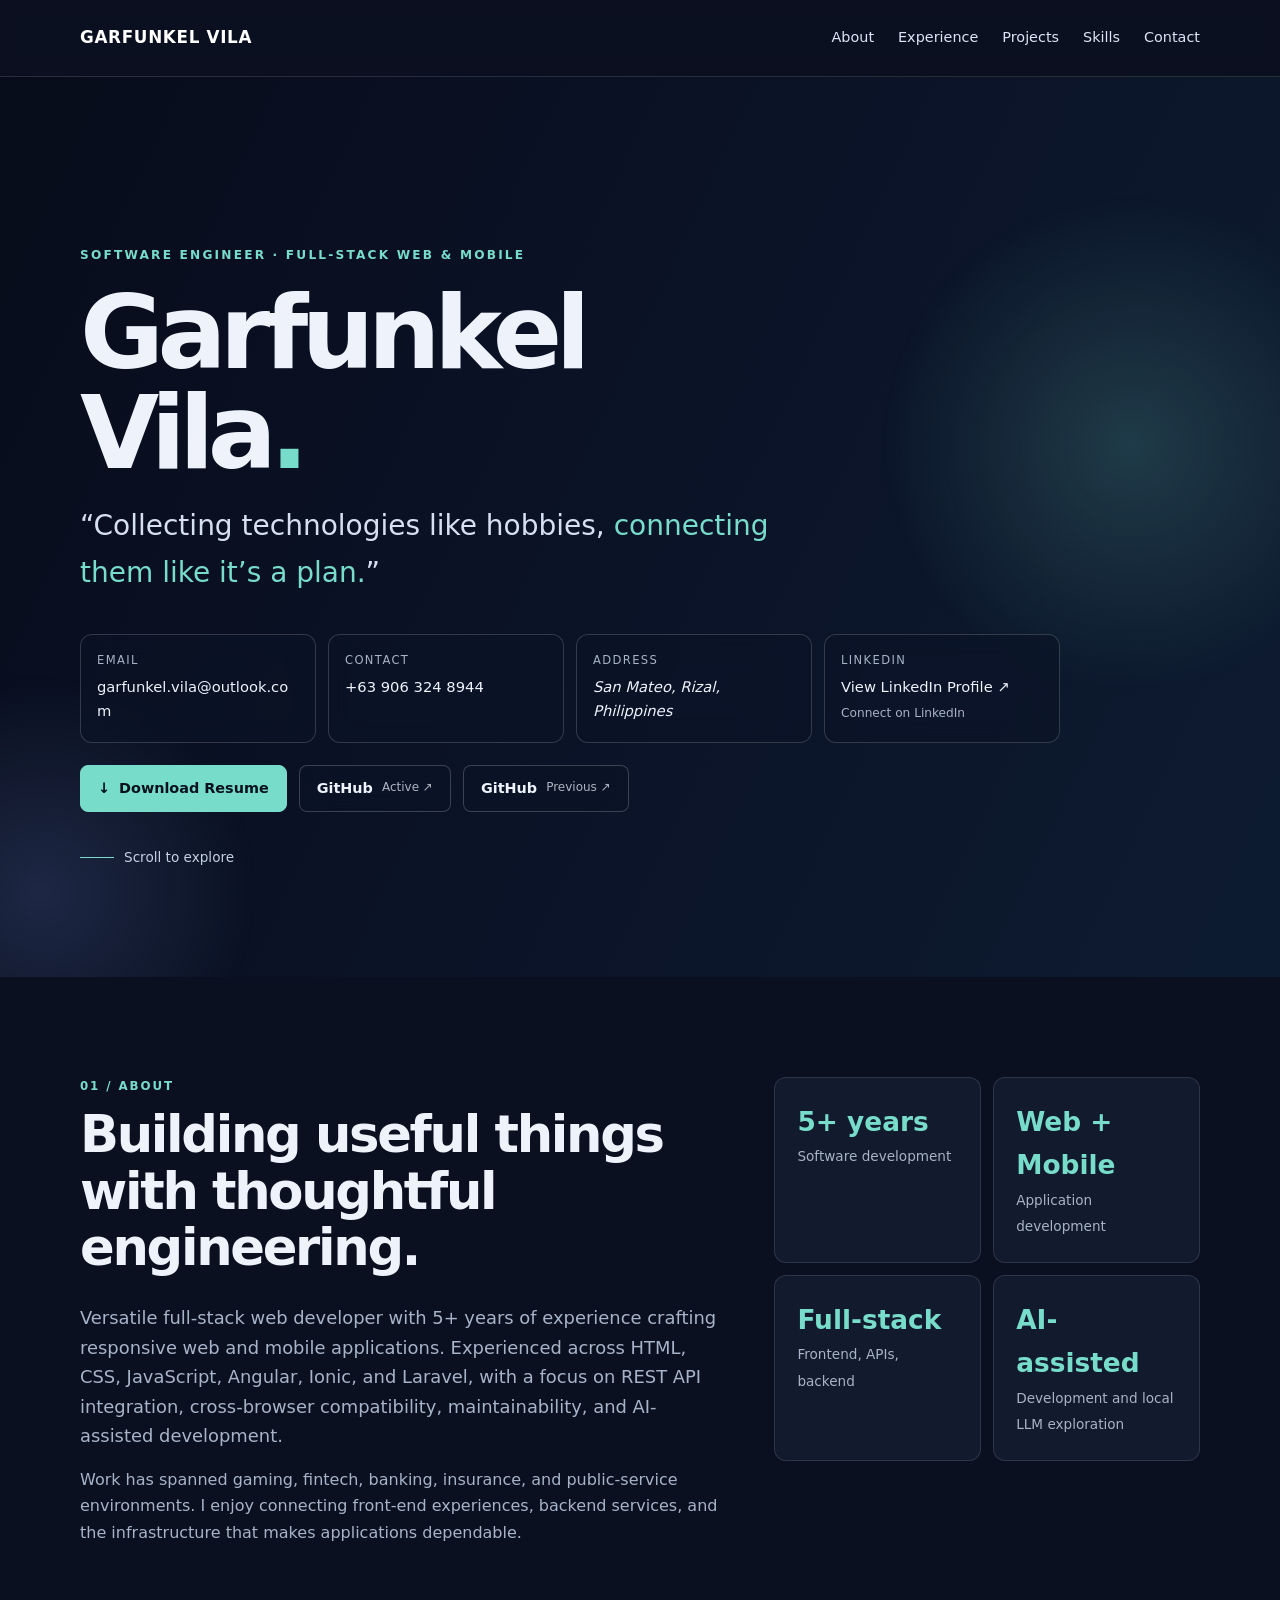
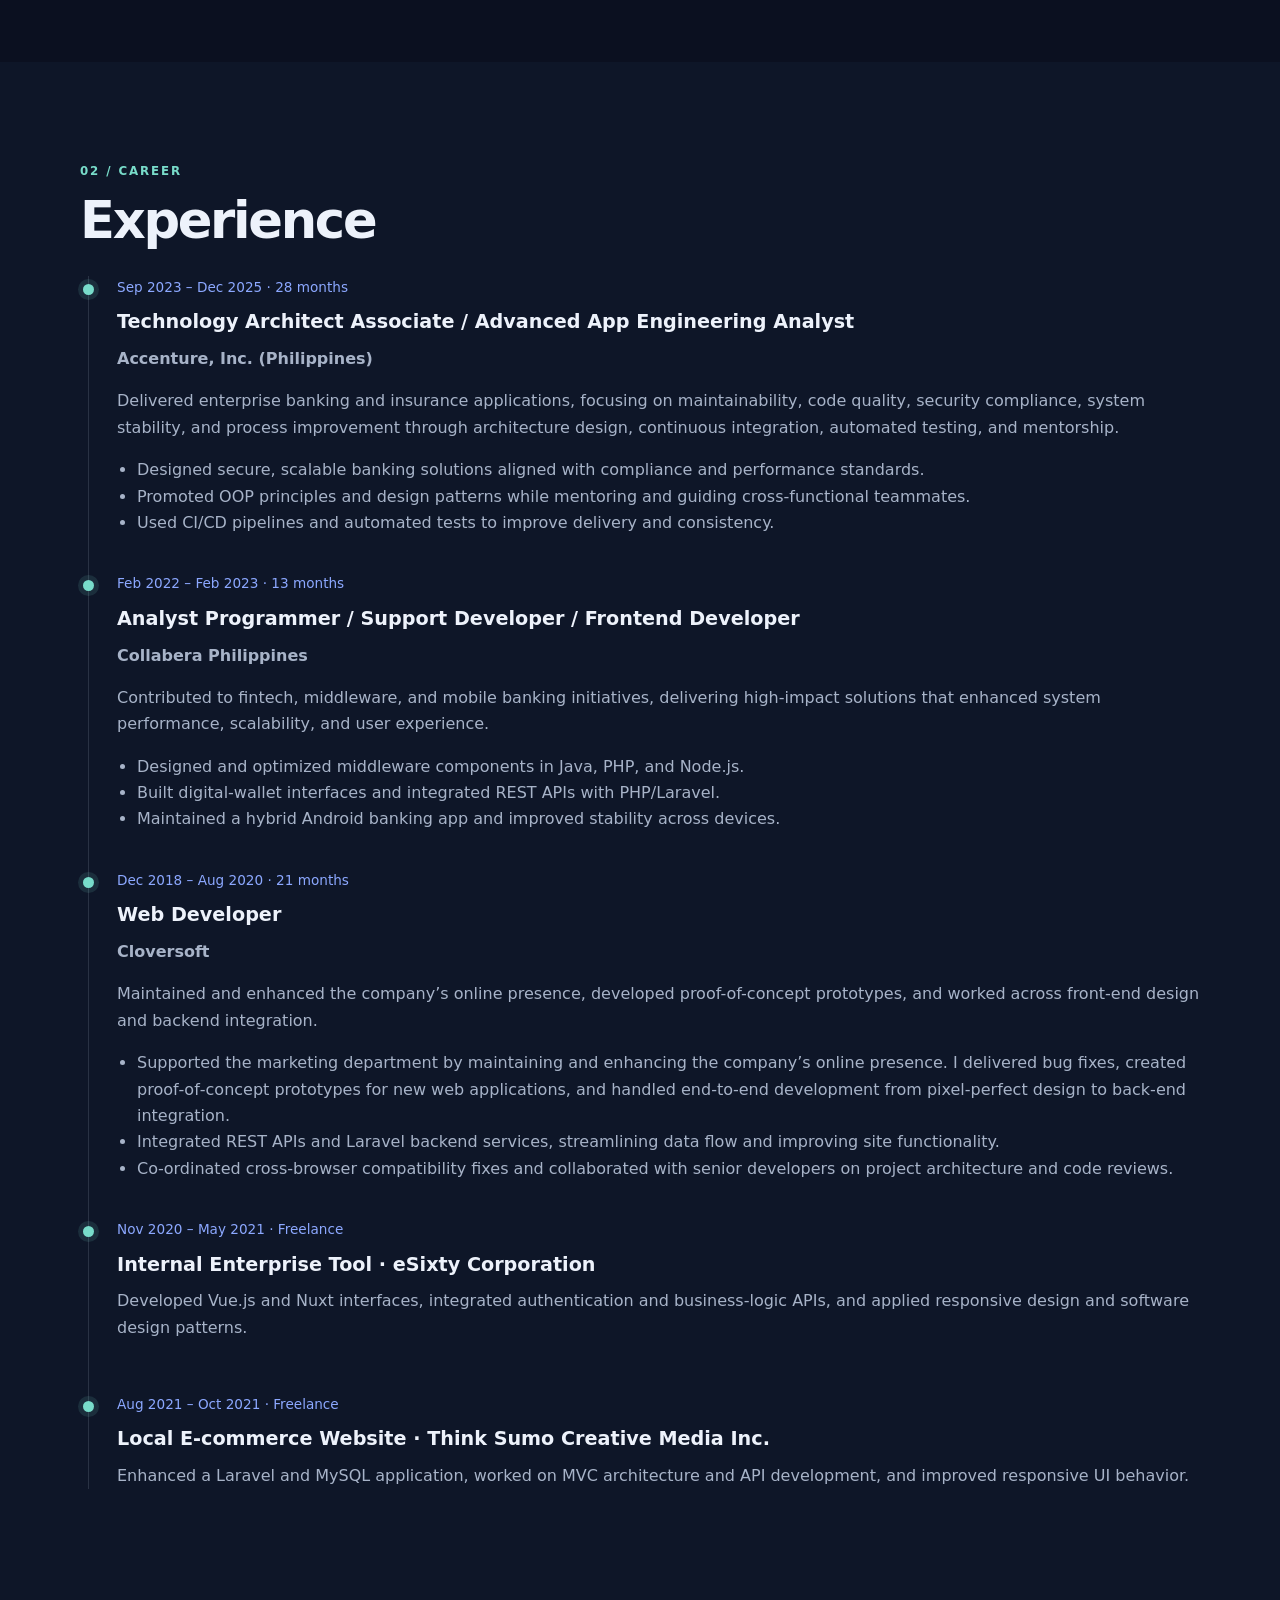
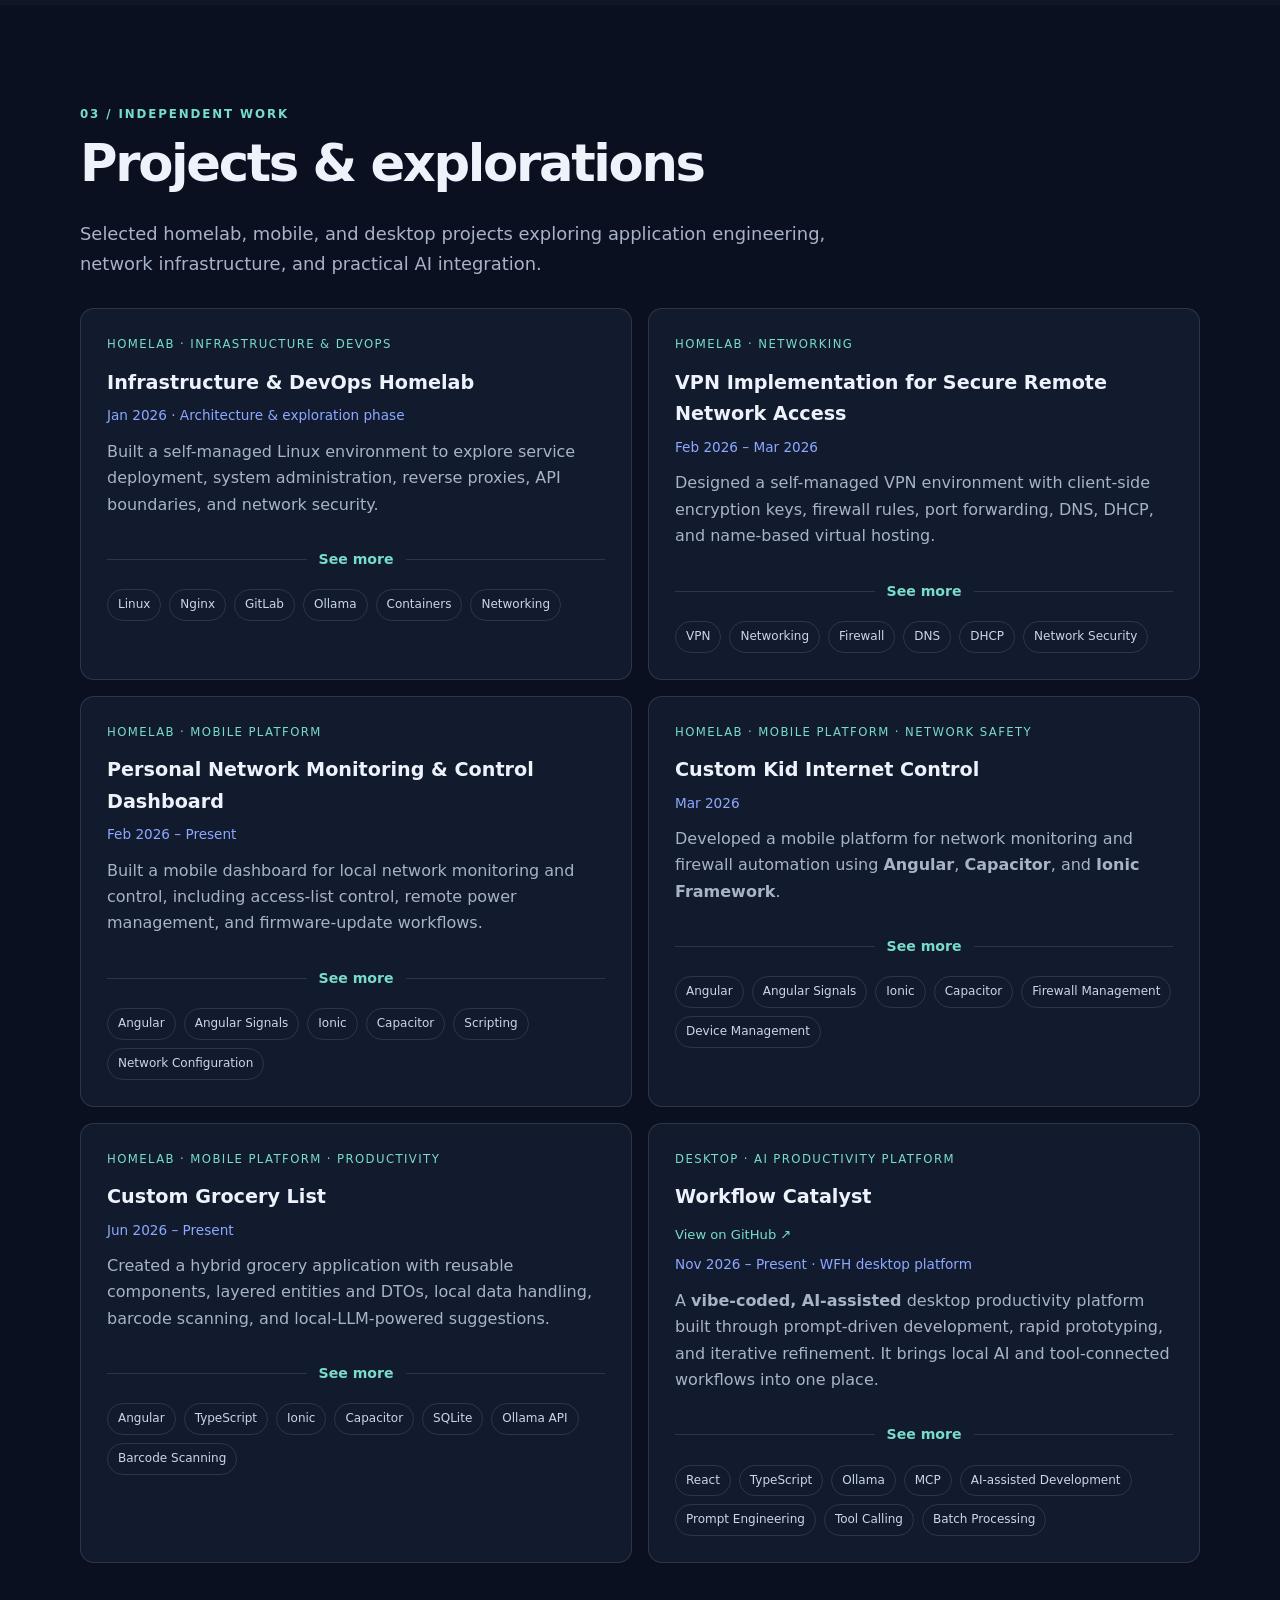
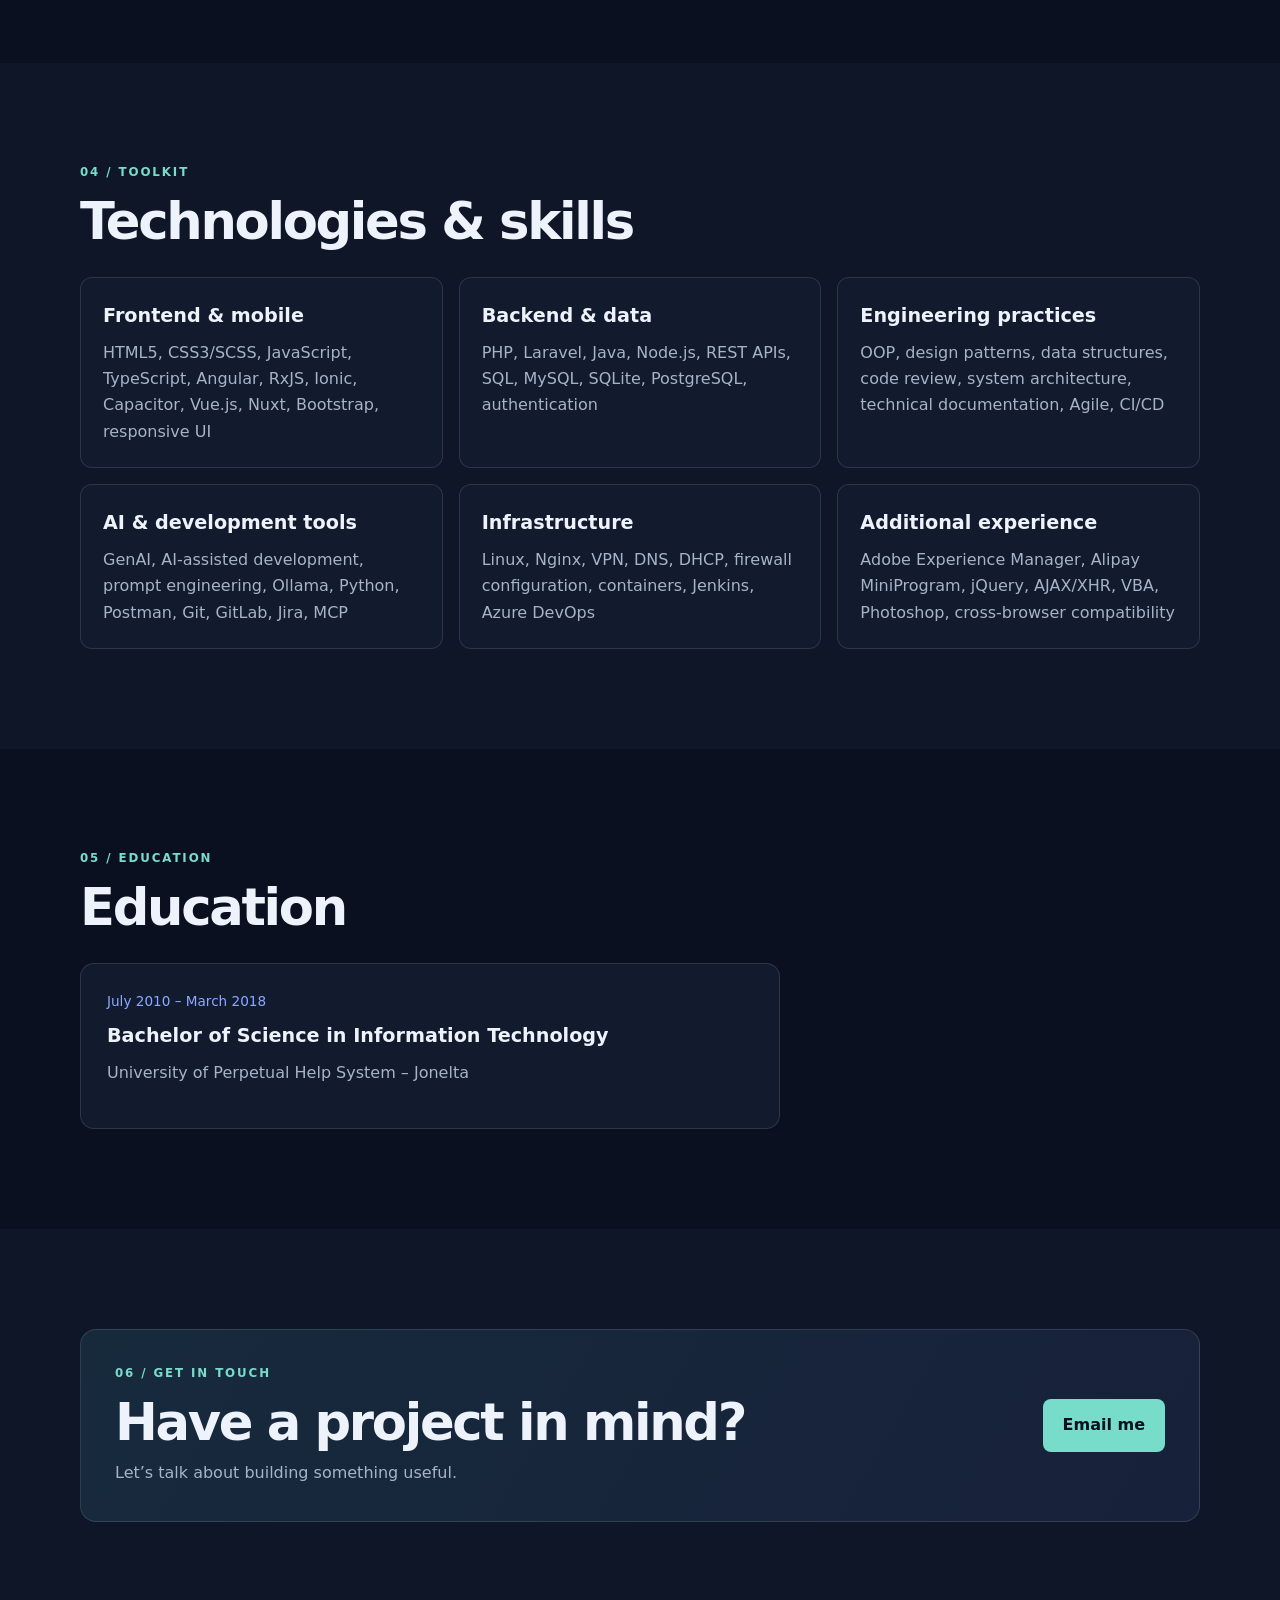
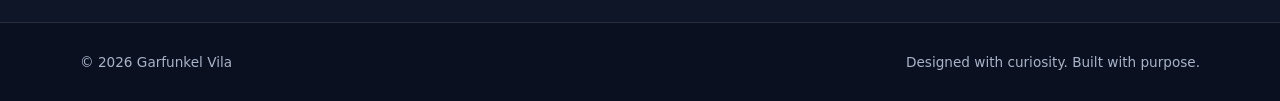
<file: index.html>
<!doctype html>
<html lang="en">
  <head>
    <meta charset="UTF-8" />
    <meta name="viewport" content="width=device-width, initial-scale=1.0" />
    <meta
      name="description"
      content="Garfunkel Vila — Software Engineer building web, mobile, and practical AI-powered applications."
    />
    <title>Garfunkel Vila | Software Engineer</title>
    <style>
      :root {
        --bg: #0b1020;
        --surface: #121a2d;
        --surface-2: #18233a;
        --text: #edf2fb;
        --muted: #a7b3c8;
        --accent: #78dcca;
        --accent-2: #8ca8ff;
        --line: rgba(220, 235, 255, 0.13);
        --max: 1120px;
      }
      * {
        box-sizing: border-box;
      }
      html {
        scroll-behavior: smooth;
      }
      body {
        margin: 0;
        background: var(--bg);
        color: var(--text);
        font:
          16px/1.65 system-ui,
          -apple-system,
          BlinkMacSystemFont,
          "Segoe UI",
          sans-serif;
      }
      a {
        color: inherit;
      }
      .container {
        width: min(var(--max), calc(100% - 44px));
        margin: auto;
      }
      .site-header {
        position: sticky;
        top: 0;
        z-index: 5;
        inset: 0 0 auto;
        padding: 24px 0;
        border-bottom: 1px solid rgba(255, 255, 255, 0.12);
        backdrop-filter: blur(8px);
      }
      .nav {
        display: flex;
        align-items: center;
        justify-content: space-between;
        gap: 24px;
      }
      .brand {
        color: #fff;
        font-size: 1.05rem;
        font-weight: 800;
        letter-spacing: 0.04em;
        text-decoration: none;
      }
      .nav-links {
        display: flex;
        gap: 24px;
        flex-wrap: wrap;
      }
      .nav-links a {
        color: #dce5f5;
        text-decoration: none;
        font-size: 0.9rem;
      }
      .nav-links a:hover,
      .text-link:hover {
        color: var(--accent);
      }
      .hero {
        min-height: 100vh;
        display: flex;
        align-items: center;
        position: relative;
        isolation: isolate;
        padding: 130px 0 70px;
        overflow: hidden;
        background:
          linear-gradient(
            115deg,
            rgba(7, 12, 26, 0.94),
            rgba(11, 20, 42, 0.78) 52%,
            rgba(14, 30, 52, 0.82)
          ),
          url("https://images.unsplash.com/photo-1519608487953-e999c86e7455?auto=format&fit=crop&w=2200&q=85")
            center/cover fixed;
      }
      .hero::before,
      .hero::after {
        content: "";
        position: absolute;
        z-index: -1;
        border-radius: 50%;
        filter: blur(2px);
      }
      .hero::before {
        width: 520px;
        height: 520px;
        right: -110px;
        top: 12%;
        background: radial-gradient(
          circle,
          rgba(120, 220, 202, 0.18),
          transparent 68%
        );
      }
      .hero::after {
        width: 440px;
        height: 440px;
        left: -180px;
        bottom: -15%;
        background: radial-gradient(
          circle,
          rgba(140, 168, 255, 0.16),
          transparent 70%
        );
      }
      .eyebrow {
        color: var(--accent);
        text-transform: uppercase;
        letter-spacing: 0.18em;
        font-size: 0.76rem;
        font-weight: 700;
      }
      h1 {
        font-size: clamp(3rem, 8vw, 6.5rem);
        line-height: 0.98;
        letter-spacing: -0.065em;
        margin: 18px 0 20px;
        max-width: 850px;
      }
      .hero-quote {
        max-width: 720px;
        font-size: clamp(1.2rem, 2.5vw, 1.75rem);
        color: #d6e0f0;
        margin: 0 0 38px;
      }
      .hero-quote span {
        color: var(--accent);
      }
      .contact-grid {
        display: grid;
        grid-template-columns: repeat(4, minmax(0, 1fr));
        gap: 12px;
        max-width: 980px;
      }
      .contact-item {
        min-width: 0;
        padding: 16px;
        border: 1px solid rgba(255, 255, 255, 0.17);
        background: rgba(12, 20, 38, 0.58);
        backdrop-filter: blur(12px);
        border-radius: 12px;
      }
      .contact-label {
        display: block;
        color: var(--muted);
        font-size: 0.72rem;
        letter-spacing: 0.12em;
        text-transform: uppercase;
        margin-bottom: 5px;
      }
      .contact-item a,
      .contact-item strong,
      .contact-item address {
        display: block;
        overflow-wrap: anywhere;
        font-size: 0.92rem;
        text-decoration: none;
      }
      .contact-item a:hover {
        color: var(--accent);
      }
      .linkedin-note {
        color: var(--muted);
        font-size: 0.76rem;
        margin-top: 4px;
      }
      .hero-actions {
        display: flex;
        flex-wrap: wrap;
        gap: 12px;
        margin-top: 22px;
      }
      .hero-action {
        display: inline-flex;
        align-items: center;
        justify-content: center;
        gap: 9px;
        min-height: 46px;
        padding: 11px 17px;
        border: 1px solid rgba(255, 255, 255, 0.2);
        border-radius: 8px;
        background: rgba(12, 20, 38, 0.58);
        color: #edf2fb;
        text-decoration: none;
        font-size: 0.9rem;
        font-weight: 700;
        backdrop-filter: blur(12px);
        transition:
          transform 0.2s,
          border-color 0.2s,
          background 0.2s;
      }
      .hero-action:hover {
        transform: translateY(-2px);
        border-color: var(--accent);
        background: rgba(24, 35, 58, 0.9);
      }
      .hero-action.primary {
        color: #07121c;
        background: var(--accent);
        border-color: var(--accent);
      }
      .hero-action.primary:hover {
        background: #9ae9da;
        border-color: #9ae9da;
      }
      .hero-action .action-note {
        color: inherit;
        opacity: 0.72;
        font-size: 0.75rem;
        font-weight: 500;
      }
      .scroll-cue {
        display: inline-flex;
        align-items: center;
        gap: 10px;
        margin-top: 34px;
        color: #c4d0e3;
        text-decoration: none;
        font-size: 0.85rem;
      }
      .scroll-cue::before {
        content: "";
        width: 34px;
        height: 1px;
        background: var(--accent);
      }
      section {
        padding: 100px 0;
      }
      .section-kicker {
        color: var(--accent);
        text-transform: uppercase;
        letter-spacing: 0.16em;
        font-size: 0.74rem;
        font-weight: 700;
      }
      h2 {
        font-size: clamp(2rem, 4vw, 3.2rem);
        line-height: 1.1;
        letter-spacing: -0.045em;
        margin: 10px 0 28px;
      }
      h3 {
        margin: 0 0 8px;
        font-size: 1.2rem;
      }
      p {
        color: var(--muted);
        margin: 0 0 16px;
      }
      .intro {
        max-width: 800px;
        font-size: 1.12rem;
      }
      .about-layout {
        display: grid;
        grid-template-columns: 1.2fr 0.8fr;
        gap: 56px;
        align-items: start;
      }
      .stat-grid {
        display: grid;
        grid-template-columns: 1fr 1fr;
        gap: 12px;
      }
      .stat {
        padding: 22px;
        border: 1px solid var(--line);
        border-radius: 12px;
        background: var(--surface);
      }
      .stat strong {
        display: block;
        color: var(--accent);
        font-size: 1.65rem;
      }
      .stat span {
        color: var(--muted);
        font-size: 0.85rem;
      }
      .alt {
        background: #0e1628;
      }
      .timeline {
        border-left: 1px solid var(--line);
        margin-left: 8px;
        padding-left: 28px;
      }
      .timeline-item {
        position: relative;
        padding: 0 0 36px;
      }
      .timeline-item:last-child {
        padding-bottom: 0;
      }
      .timeline-item::before {
        content: "";
        position: absolute;
        width: 11px;
        height: 11px;
        border-radius: 50%;
        background: var(--accent);
        left: -34px;
        top: 8px;
        box-shadow: 0 0 0 5px rgba(120, 220, 202, 0.12);
      }
      .meta {
        color: var(--accent-2);
        font-size: 0.85rem;
        margin-bottom: 8px;
      }
      .timeline-item ul {
        color: var(--muted);
        padding-left: 20px;
        margin: 12px 0 0;
      }
      .project-grid {
        display: grid;
        grid-template-columns: repeat(2, 1fr);
        gap: 16px;
      }
      .project-card {
        padding: 26px;
        background: var(--surface);
        border: 1px solid var(--line);
        border-radius: 14px;
        transition:
          transform 0.2s,
          border-color 0.2s;
      }
      .project-card:hover {
        transform: translateY(-4px);
        border-color: rgba(120, 220, 202, 0.55);
      }
      .project-card .meta {
        margin: -2px 0 12px;
      }
      .project-card .project-repo {
        display: inline-flex;
        align-items: center;
        gap: 6px;
        margin: -2px 0 10px;
        color: var(--accent);
        font-size: 0.82rem;
        text-decoration: none;
      }
      .project-card .project-repo:hover {
        color: #a5f1e3;
        text-decoration: underline;
        text-underline-offset: 4px;
      }
      .project-card .project-repo:focus-visible {
        outline: 2px solid var(--accent);
        outline-offset: 3px;
        border-radius: 3px;
      }
      .project-card ul {
        color: var(--muted);
        padding-left: 20px;
        margin: 12px 0 0;
      }
      .project-card li {
        margin-bottom: 8px;
      }
      .project-card li:last-child {
        margin-bottom: 0;
      }
      .project-card ul {
        margin-top: 0;
      }
      .project-card ul.is-expanded {
        margin-top: 12px;
      }
      .project-card .project-details-toggle {
        display: flex;
        align-items: center;
        justify-content: center;
        gap: 12px;
        width: 100%;
        margin-top: 14px;
        padding: 0;
        border: 0;
        background: transparent;
        color: var(--accent);
        font: inherit;
        font-size: 0.88rem;
        font-weight: 700;
        white-space: nowrap;
        cursor: pointer;
      }
      .project-card .project-details-toggle::before,
      .project-card .project-details-toggle::after {
        content: "";
        flex: 1;
        height: 1px;
        background: var(--line);
      }
      .project-card .project-details-toggle:hover {
        color: #a5f1e3;
        text-decoration: underline;
        text-underline-offset: 4px;
      }
      .project-card .project-details-toggle:focus-visible {
        outline: 2px solid var(--accent);
        outline-offset: 4px;
        border-radius: 3px;
      }
      .project-card li.project-detail {
        max-height: 0;
        margin-bottom: 0;
        opacity: 0;
        /*overflow: hidden;*/
        transition:
          max-height 380ms ease,
          opacity 260ms ease,
          margin-bottom 380ms ease;
        will-change: max-height, opacity;
      }
      .project-card li.project-detail.is-visible {
        opacity: 1;
        margin-bottom: 8px;
      }
      .project-card li.project-detail:last-child.is-visible {
        margin-bottom: 0;
      }
      @media (prefers-reduced-motion: reduce) {
        .project-card li.project-detail {
          transition: none;
        }
      }
      .project-type {
        color: var(--accent);
        font-size: 0.73rem;
        text-transform: uppercase;
        letter-spacing: 0.12em;
        margin-bottom: 12px;
      }
      .tags {
        display: flex;
        flex-wrap: wrap;
        gap: 8px;
        margin-top: 18px;
      }
      .tag {
        padding: 5px 10px;
        border: 1px solid var(--line);
        border-radius: 99px;
        color: #cbd6e8;
        font-size: 0.75rem;
      }
      .skill-groups {
        display: grid;
        grid-template-columns: repeat(3, 1fr);
        gap: 16px;
      }
      .skill-group {
        padding: 22px;
        border-radius: 12px;
        background: var(--surface);
        border: 1px solid var(--line);
      }
      .skill-group p {
        margin: 0;
      }
      .education {
        padding: 26px;
        background: var(--surface);
        border: 1px solid var(--line);
        border-radius: 14px;
        max-width: 700px;
      }
      .contact-panel {
        display: flex;
        justify-content: space-between;
        align-items: center;
        gap: 28px;
        padding: 34px;
        background: linear-gradient(120deg, #172a3c, #17213a);
        border: 1px solid var(--line);
        border-radius: 16px;
      }
      .button {
        display: inline-block;
        flex-shrink: 0;
        padding: 13px 20px;
        color: #07121c;
        background: var(--accent);
        border-radius: 8px;
        text-decoration: none;
        font-weight: 800;
      }
      footer {
        padding: 28px 0;
        border-top: 1px solid var(--line);
        color: var(--muted);
        font-size: 0.85rem;
      }
      .footer-inner {
        display: flex;
        justify-content: space-between;
        gap: 20px;
        flex-wrap: wrap;
      }
      @media (max-width: 800px) {
        .contact-grid {
          grid-template-columns: repeat(2, 1fr);
        }
        .about-layout {
          grid-template-columns: 1fr;
          gap: 28px;
        }
        .skill-groups {
          grid-template-columns: 1fr 1fr;
        }
        .nav {
          align-items: flex-start;
          flex-direction: column;
        }
        .site-header {
          padding: 18px 0;
        }
        .hero {
          background-attachment: scroll;
        }
      }
      @media (max-width: 560px) {
        .container {
          width: min(100% - 32px, var(--max));
        }
        .nav-links {
          gap: 14px;
        }
        .nav-links a {
          font-size: 0.82rem;
        }
        .contact-grid,
        .project-grid,
        .skill-groups {
          grid-template-columns: 1fr;
        }
        .hero {
          min-height: auto;
          padding: 160px 0 70px;
        }
        section {
          padding: 72px 0;
        }
        .contact-panel {
          align-items: flex-start;
          flex-direction: column;
          padding: 25px;
        }
        .stat-grid {
          grid-template-columns: 1fr 1fr;
        }
      }
      @media (prefers-reduced-motion: reduce) {
        html {
          scroll-behavior: auto;
        }
        *,
        *::before,
        *::after {
          transition: none !important;
        }
        .hero {
          background-attachment: scroll;
        }
      }
    </style>
  </head>
  <body>
    <header class="site-header">
      <div class="container nav">
        <a class="brand" href="#home">GARFUNKEL VILA</a>
        <nav class="nav-links" aria-label="Main navigation">
          <a href="#about">About</a><a href="#experience">Experience</a
          ><a href="#projects">Projects</a><a href="#skills">Skills</a
          ><a href="#contact">Contact</a>
        </nav>
      </div>
    </header>

    <main>
      <section class="hero" id="home">
        <div class="container">
          <div class="eyebrow">Software Engineer · Full-stack Web & Mobile</div>
          <h1>
            Garfunkel<br />Vila<span style="color: var(--accent)">.</span>
          </h1>
          <p class="hero-quote">
            “Collecting technologies like hobbies,
            <span>connecting them like it’s a plan.</span>”
          </p>

          <!-- These four contact details are intentionally visible on the first screen. -->
          <div class="contact-grid" aria-label="Contact information">
            <div class="contact-item">
              <span class="contact-label">Email</span>
              <a href="mailto:garfunkel.vila@outlook.com"
                >garfunkel.vila@outlook.com</a
              >
            </div>
            <div class="contact-item">
              <span class="contact-label">Contact</span>
              <a href="tel:+639063248944">+63 906 324 8944</a>
            </div>
            <div class="contact-item">
              <span class="contact-label">Address</span>
              <address>
                <a
                  href="https://maps.app.goo.gl/kH1KamyaAxqJk2pJ8"
                  target="_blank"
                  >San Mateo, Rizal, Philippines</a
                >
              </address>
            </div>
            <div class="contact-item">
              <span class="contact-label">LinkedIn</span>
              <a
                href="https://www.linkedin.com/in/garfunkel-v-1b0b1a19a/"
                target="_blank"
                rel="noopener noreferrer"
              >
                View LinkedIn Profile ↗
              </a>
              <span class="linkedin-note">Connect on LinkedIn</span>
            </div>
          </div>
          <div class="hero-actions" aria-label="Resume and developer profiles">
            <a
              class="hero-action primary"
              href="Garfunkel%20Vila%20-%20Resume.pdf"
              download="Garfunkel Vila - Resume.pdf"
            >
              <span aria-hidden="true">↓</span>
              Download Resume
            </a>
            <a
              class="hero-action"
              href="https://github.com/vila-garfunkel"
              target="_blank"
              rel="noopener noreferrer"
            >
              GitHub <span class="action-note">Active ↗</span>
            </a>
            <a
              class="hero-action"
              href="https://github.com/garfunkelvila"
              target="_blank"
              rel="noopener noreferrer"
            >
              GitHub <span class="action-note">Previous ↗</span>
            </a>
          </div>
          <a class="scroll-cue" href="#about">Scroll to explore</a>
        </div>
      </section>

      <section id="about">
        <div class="container about-layout">
          <div>
            <div class="section-kicker">01 / About</div>
            <h2>Building useful things<br />with thoughtful engineering.</h2>
            <p class="intro">
              Versatile full-stack web developer with 5+ years of experience
              crafting responsive web and mobile applications. Experienced
              across HTML, CSS, JavaScript, Angular, Ionic, and Laravel, with a
              focus on REST API integration, cross-browser compatibility,
              maintainability, and AI-assisted development.
            </p>
            <p>
              Work has spanned gaming, fintech, banking, insurance, and
              public-service environments. I enjoy connecting front-end
              experiences, backend services, and the infrastructure that makes
              applications dependable.
            </p>
          </div>
          <div class="stat-grid">
            <div class="stat">
              <strong>5+ years</strong><span>Software development</span>
            </div>
            <div class="stat">
              <strong>Web + Mobile</strong><span>Application development</span>
            </div>
            <div class="stat">
              <strong>Full-stack</strong><span>Frontend, APIs, backend</span>
            </div>
            <div class="stat">
              <strong>AI-assisted</strong
              ><span>Development and local LLM exploration</span>
            </div>
          </div>
        </div>
      </section>

      <section class="alt" id="experience">
        <div class="container">
          <div class="section-kicker">02 / Career</div>
          <h2>Experience</h2>
          <div class="timeline">
            <article class="timeline-item">
              <div class="meta">Sep 2023 – Dec 2025 · 28 months</div>
              <h3>
                Technology Architect Associate / Advanced App Engineering
                Analyst
              </h3>
              <p><strong>Accenture, Inc. (Philippines)</strong></p>
              <p>
                Delivered enterprise banking and insurance applications,
                focusing on maintainability, code quality, security compliance,
                system stability, and process improvement through architecture
                design, continuous integration, automated testing, and
                mentorship.
              </p>
              <ul>
                <li>
                  Designed secure, scalable banking solutions aligned with
                  compliance and performance standards.
                </li>
                <li>
                  Promoted OOP principles and design patterns while mentoring
                  and guiding cross-functional teammates.
                </li>
                <li>
                  Used CI/CD pipelines and automated tests to improve delivery
                  and consistency.
                </li>
              </ul>
            </article>
            <article class="timeline-item">
              <div class="meta">Feb 2022 – Feb 2023 · 13 months</div>
              <h3>
                Analyst Programmer / Support Developer / Frontend Developer
              </h3>
              <p><strong>Collabera Philippines</strong></p>
              <p>
                Contributed to fintech, middleware, and mobile banking
                initiatives, delivering high‑impact solutions that enhanced
                system performance, scalability, and user experience.
              </p>
              <ul>
                <li>
                  Designed and optimized middleware components in Java, PHP, and
                  Node.js.
                </li>
                <li>
                  Built digital-wallet interfaces and integrated REST APIs with
                  PHP/Laravel.
                </li>
                <li>
                  Maintained a hybrid Android banking app and improved stability
                  across devices.
                </li>
              </ul>
            </article>
            <article class="timeline-item">
              <div class="meta">Dec 2018 – Aug 2020 · 21 months</div>
              <h3>Web Developer</h3>
              <p><strong>Cloversoft</strong></p>
              <p>
                Maintained and enhanced the company’s online presence, developed
                proof-of-concept prototypes, and worked across front-end design
                and backend integration.
              </p>
              <ul>
                <li>
                  Supported the marketing department by maintaining and
                  enhancing the company’s online presence. I delivered bug
                  fixes, created proof‑of‑concept prototypes for new web
                  applications, and handled end‑to‑end development from
                  pixel‑perfect design to back-end integration.
                </li>
                <li>
                  Integrated REST APIs and Laravel backend services,
                  streamlining data flow and improving site functionality.
                </li>
                <li>
                  Co‑ordinated cross‑browser compatibility fixes and
                  collaborated with senior developers on project architecture
                  and code reviews.
                </li>
              </ul>
            </article>
            <article class="timeline-item">
              <div class="meta">Nov 2020 – May 2021 · Freelance</div>
              <h3>Internal Enterprise Tool · eSixty Corporation</h3>
              <p>
                Developed Vue.js and Nuxt interfaces, integrated authentication
                and business-logic APIs, and applied responsive design and
                software design patterns.
              </p>
            </article>
            <article class="timeline-item">
              <div class="meta">Aug 2021 – Oct 2021 · Freelance</div>
              <h3>Local E-commerce Website · Think Sumo Creative Media Inc.</h3>
              <p>
                Enhanced a Laravel and MySQL application, worked on MVC
                architecture and API development, and improved responsive UI
                behavior.
              </p>
            </article>
          </div>
        </div>
      </section>

      <section id="projects">
        <div class="container">
          <div class="section-kicker">03 / Independent work</div>
          <h2>Projects & explorations</h2>
          <p class="intro" style="margin-bottom: 30px">
            Selected homelab, mobile, and desktop projects exploring application
            engineering, network infrastructure, and practical AI integration.
          </p>
          <div class="project-grid">
            <article class="project-card">
              <div class="project-type">Homelab · Infrastructure & DevOps</div>
              <h3>Infrastructure & DevOps Homelab</h3>
              <div class="meta">
                Jan 2026 · Architecture & exploration phase
              </div>
              <p>
                Built a self-managed Linux environment to explore service
                deployment, system administration, reverse proxies, API
                boundaries, and network security.
              </p>
              <ul>
                <li>
                  Installed and configured foundational services including
                  <strong>Nginx</strong>, <strong>GitLab</strong>,
                  <strong>Ollama</strong>, and open-source ChatUI using raw
                  configurations and containerization.
                </li>
                <li>
                  Applied reverse-proxy and gateway patterns to define API
                  boundaries and manage traffic between applications.
                </li>
                <li>
                  Mapped system dependencies and focused on securing local
                  networking resources from the foundation up.
                </li>
              </ul>
              <div class="tags">
                <span class="tag">Linux</span><span class="tag">Nginx</span>
                <span class="tag">GitLab</span><span class="tag">Ollama</span>
                <span class="tag">Containers</span
                ><span class="tag">Networking</span>
              </div>
            </article>

            <article class="project-card">
              <div class="project-type">Homelab · Networking</div>
              <h3>VPN Implementation for Secure Remote Network Access</h3>
              <div class="meta">Feb 2026 – Mar 2026</div>
              <p>
                Designed a self-managed VPN environment with client-side
                encryption keys, firewall rules, port forwarding, DNS, DHCP, and
                name-based virtual hosting.
              </p>
              <ul>
                <li>
                  Established self-managed VPN servers for cross-location
                  accessibility using client-side encryption keys.
                </li>
                <li>
                  Implemented custom firewall settings and port forwarding to
                  secure the infrastructure.
                </li>
                <li>
                  Configured DNS and DHCP for URL-based access through
                  <strong>Nginx</strong> name-based virtual hosting.
                </li>
                <li>
                  Applied LAN and WAN networking concepts alongside firewall
                  management principles.
                </li>
              </ul>
              <div class="tags">
                <span class="tag">VPN</span><span class="tag">Networking</span>
                <span class="tag">Firewall</span><span class="tag">DNS</span>
                <span class="tag">DHCP</span
                ><span class="tag">Network Security</span>
              </div>
            </article>

            <article class="project-card">
              <div class="project-type">Homelab · Mobile platform</div>
              <h3>Personal Network Monitoring & Control Dashboard</h3>
              <div class="meta">Feb 2026 – Present</div>
              <p>
                Built a mobile dashboard for local network monitoring and
                control, including access-list control, remote power management,
                and firmware-update workflows.
              </p>
              <ul>
                <li>
                  Implemented automation scripts for access-list control, remote
                  power management, and firmware updating.
                </li>
                <li>
                  Integrated network configuration capabilities covering DNS,
                  DHCP, VPN, LAN/WAN concepts, and firewall management.
                </li>
                <li>
                  Reviewed and refined AI-generated code using
                  <strong>Zed Editor</strong> to improve security and
                  maintainability.
                </li>
              </ul>
              <div class="tags">
                <span class="tag">Angular</span
                ><span class="tag">Angular Signals</span>
                <span class="tag">Ionic</span><span class="tag">Capacitor</span>
                <span class="tag">Scripting</span
                ><span class="tag">Network Configuration</span>
              </div>
            </article>

            <article class="project-card">
              <div class="project-type">
                Homelab · Mobile platform · Network safety
              </div>
              <h3>Custom Kid Internet Control</h3>
              <div class="meta">Mar 2026</div>
              <p>
                Developed a mobile platform for network monitoring and firewall
                automation using <strong>Angular</strong>,
                <strong>Capacitor</strong>, and
                <strong>Ionic Framework</strong>.
              </p>
              <ul>
                <li>
                  Configured firewall rules to enable time-based controls for
                  registered child devices.
                </li>
                <li>
                  Managed network monitoring configurations to support safer
                  browsing environments.
                </li>
                <li>
                  Applied Angular Signals for reactive state management within
                  the application.
                </li>
              </ul>
              <div class="tags">
                <span class="tag">Angular</span
                ><span class="tag">Angular Signals</span>
                <span class="tag">Ionic</span><span class="tag">Capacitor</span>
                <span class="tag">Firewall Management</span
                ><span class="tag">Device Management</span>
              </div>
            </article>

            <article class="project-card">
              <div class="project-type">
                Homelab · Mobile platform · Productivity
              </div>
              <h3>Custom Grocery List</h3>
              <div class="meta">Jun 2026 – Present</div>
              <p>
                Created a hybrid grocery application with reusable components,
                layered entities and DTOs, local data handling, barcode
                scanning, and local-LLM-powered suggestions.
              </p>
              <ul>
                <li>
                  Developed reusable components and utilities using
                  <strong>Angular Signals</strong> for consistent state
                  management and data flow.
                </li>
                <li>
                  Designed entity classes and DTOs for consistent data handling
                  across application layers, backed by <strong>SQLite</strong>.
                </li>
                <li>
                  Integrated local LLMs through the <strong>Ollama API</strong>
                  for suggestion generation and content enrichment.
                </li>
                <li>
                  Reviewed and refined AI-generated code for security,
                  maintainability, and engineering best practices.
                </li>
                <li>
                  Integrated Moment.js and html5-qrcode for date formatting and
                  barcode scanning.
                </li>
              </ul>
              <div class="tags">
                <span class="tag">Angular</span
                ><span class="tag">TypeScript</span>
                <span class="tag">Ionic</span><span class="tag">Capacitor</span>
                <span class="tag">SQLite</span
                ><span class="tag">Ollama API</span>
                <span class="tag">Barcode Scanning</span>
              </div>
            </article>

            <article class="project-card">
              <div class="project-type">Desktop · AI productivity platform</div>
              <h3>Workflow Catalyst</h3>
              <a
                class="project-repo"
                href="https://github.com/vila-garfunkel/FE-Chat-Diety"
                target="_blank"
                rel="noopener noreferrer"
                aria-label="View Workflow Catalyst on GitHub (opens in a new tab)"
              >
                View on GitHub ↗
              </a>
              <div class="meta">Nov 2026 – Present · WFH desktop platform</div>
              <p>
                A <strong>vibe-coded, AI-assisted</strong> desktop productivity
                platform built through prompt-driven development, rapid
                prototyping, and iterative refinement. It brings local AI and
                tool-connected workflows into one place.
              </p>
              <ul>
                <li>
                  Built the interface with <strong>React</strong> and
                  <strong>TypeScript</strong>, shaping features through
                  conversational prompting and hands-on iteration.
                </li>
                <li>
                  Connected <strong>Ollama</strong> for local LLM-powered text
                  processing, description cleanup, and content generation.
                </li>
                <li>
                  Integrated <strong>MCP</strong> (Model Context Protocol) with
                  <strong>@modelcontextprotocol/client</strong> to let AI
                  workflows discover and invoke tools.
                </li>
                <li>
                  Created queue-based batch workflows with start, pause, and
                  stop controls to manage multiple AI tasks.
                </li>
                <li>
                  Refined the app through iterative prompting, testing, and
                  targeted code adjustments, turning ideas into usable features.
                </li>
              </ul>
              <div class="tags">
                <span class="tag">React</span><span class="tag">TypeScript</span>
                <span class="tag">Ollama</span><span class="tag">MCP</span>
                <span class="tag">AI-assisted Development</span>
                <span class="tag">Prompt Engineering</span>
                <span class="tag">Tool Calling</span><span class="tag">Batch Processing</span>
              </div>
            </article>
          </div>
        </div>
      </section>

      <section class="alt" id="skills">
        <div class="container">
          <div class="section-kicker">04 / Toolkit</div>
          <h2>Technologies & skills</h2>
          <div class="skill-groups">
            <div class="skill-group">
              <h3>Frontend & mobile</h3>
              <p>
                HTML5, CSS3/SCSS, JavaScript, TypeScript, Angular, RxJS, Ionic,
                Capacitor, Vue.js, Nuxt, Bootstrap, responsive UI
              </p>
            </div>
            <div class="skill-group">
              <h3>Backend & data</h3>
              <p>
                PHP, Laravel, Java, Node.js, REST APIs, SQL, MySQL, SQLite,
                PostgreSQL, authentication
              </p>
            </div>
            <div class="skill-group">
              <h3>Engineering practices</h3>
              <p>
                OOP, design patterns, data structures, code review, system
                architecture, technical documentation, Agile, CI/CD
              </p>
            </div>
            <div class="skill-group">
              <h3>AI & development tools</h3>
              <p>
                GenAI, AI-assisted development, prompt engineering, Ollama,
                Python, Postman, Git, GitLab, Jira, MCP
              </p>
            </div>
            <div class="skill-group">
              <h3>Infrastructure</h3>
              <p>
                Linux, Nginx, VPN, DNS, DHCP, firewall configuration,
                containers, Jenkins, Azure DevOps
              </p>
            </div>
            <div class="skill-group">
              <h3>Additional experience</h3>
              <p>
                Adobe Experience Manager, Alipay MiniProgram, jQuery, AJAX/XHR,
                VBA, Photoshop, cross-browser compatibility
              </p>
            </div>
          </div>
        </div>
      </section>

      <section id="education">
        <div class="container">
          <div class="section-kicker">05 / Education</div>
          <h2>Education</h2>
          <div class="education">
            <div class="meta">July 2010 – March 2018</div>
            <h3>Bachelor of Science in Information Technology</h3>
            <p>University of Perpetual Help System – Jonelta</p>
          </div>
        </div>
      </section>

      <section class="alt" id="contact">
        <div class="container">
          <div class="contact-panel">
            <div>
              <div class="section-kicker">06 / Get in touch</div>
              <h2 style="margin-bottom: 10px">Have a project in mind?</h2>
              <p style="margin: 0">
                Let’s talk about building something useful.
              </p>
            </div>
            <a class="button" href="mailto:garfunkel.vila@outlook.com"
              >Email me</a
            >
          </div>
        </div>
      </section>
    </main>

    <footer>
      <div class="container footer-inner">
        <span>© <span id="year">2026</span> Garfunkel Vila</span>
        <span>Designed with curiosity. Built with purpose.</span>
      </div>
    </footer>
    <script>
      document.getElementById("year").textContent = new Date().getFullYear();

      // Hide project details initially and animate each card independently.
      document.querySelectorAll(".project-card ul").forEach((list) => {
        const items = Array.from(list.querySelectorAll("li"));
        if (items.length === 0) return;

        items.forEach((item) => {
          item.classList.add("project-detail");
          item.setAttribute("aria-hidden", "true");
        });

        const toggle = document.createElement("button");
        toggle.type = "button";
        toggle.className = "project-details-toggle";
        toggle.setAttribute("aria-expanded", "false");
        toggle.textContent = "See more";

        toggle.addEventListener("click", () => {
          const expanded = toggle.getAttribute("aria-expanded") === "true";

          if (expanded) {
            // Freeze current heights before animating back to zero.
            items.forEach((item) => {
              item.style.maxHeight = `${item.scrollHeight}px`;
            });
            requestAnimationFrame(() => {
              items.forEach((item) => {
                item.classList.remove("is-visible");
                item.style.maxHeight = "0px";
                item.setAttribute("aria-hidden", "true");
              });
            });
          } else {
            items.forEach((item) => {
              item.classList.add("is-visible");
              item.style.maxHeight = `${item.scrollHeight}px`;
              item.setAttribute("aria-hidden", "false");
            });
          }

          list.classList.toggle("is-expanded", !expanded);
          toggle.setAttribute("aria-expanded", String(!expanded));
          toggle.textContent = expanded ? "See more" : "See less";
        });

        // Once an item finishes expanding, let its height adapt to text wrapping.
        items.forEach((item) => {
          item.addEventListener("transitionend", (event) => {
            if (event.propertyName !== "max-height") return;
            if (item.classList.contains("is-visible")) {
              item.style.maxHeight = "none";
            }
          });
        });

        list.insertAdjacentElement("afterend", toggle);
      });
    </script>
  </body>
</html>
</file>
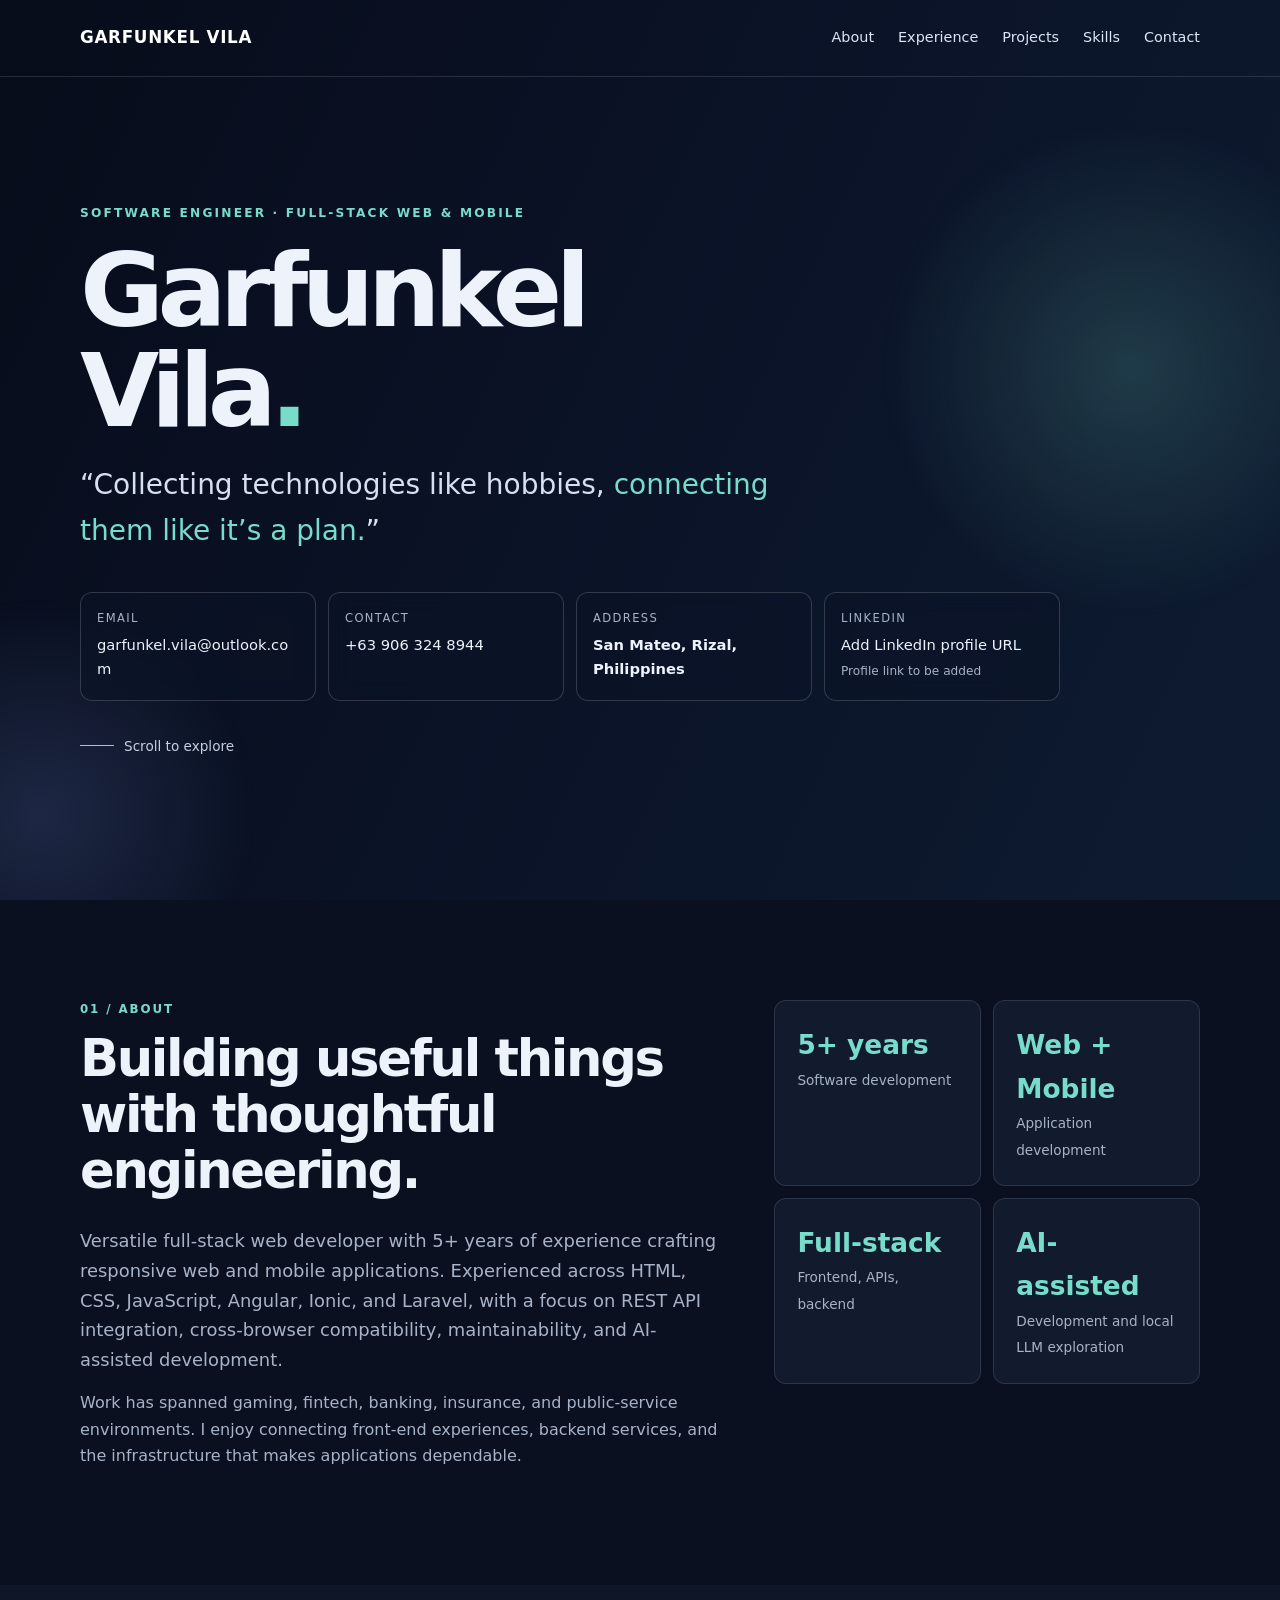
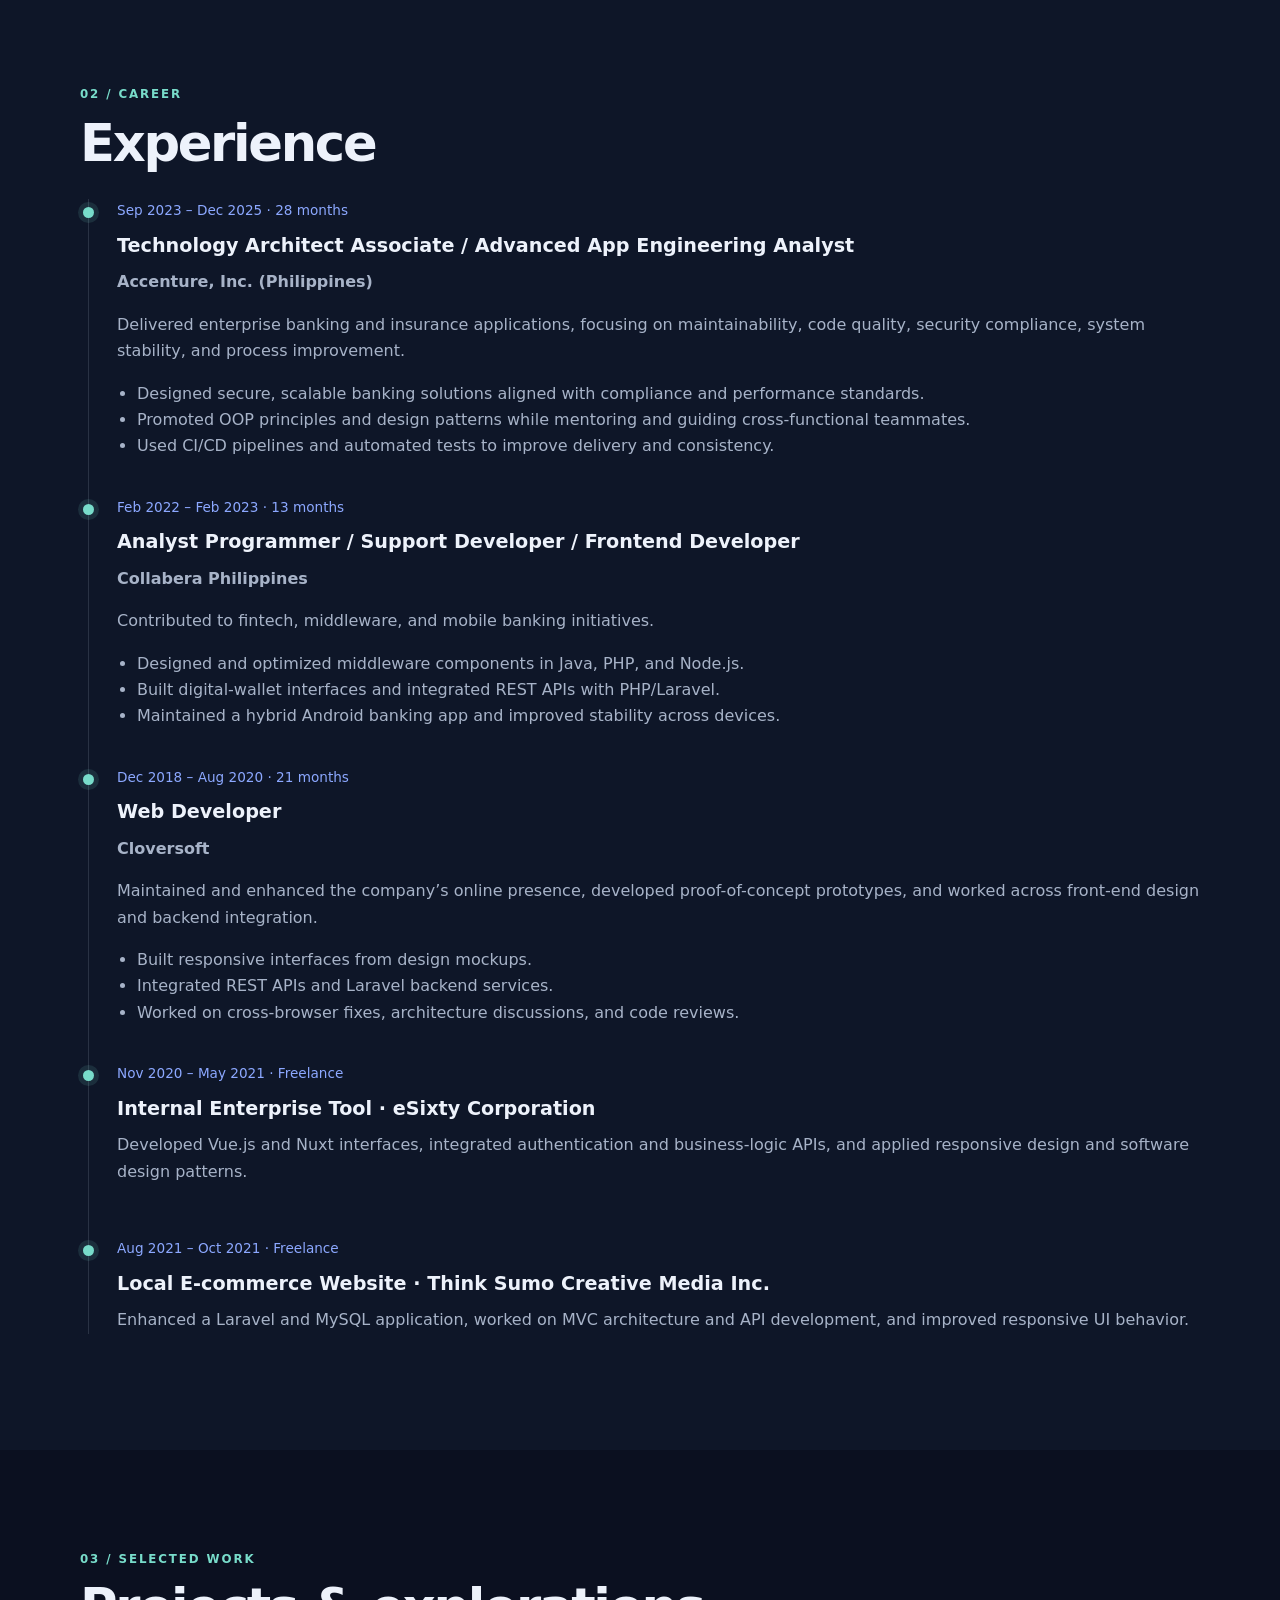
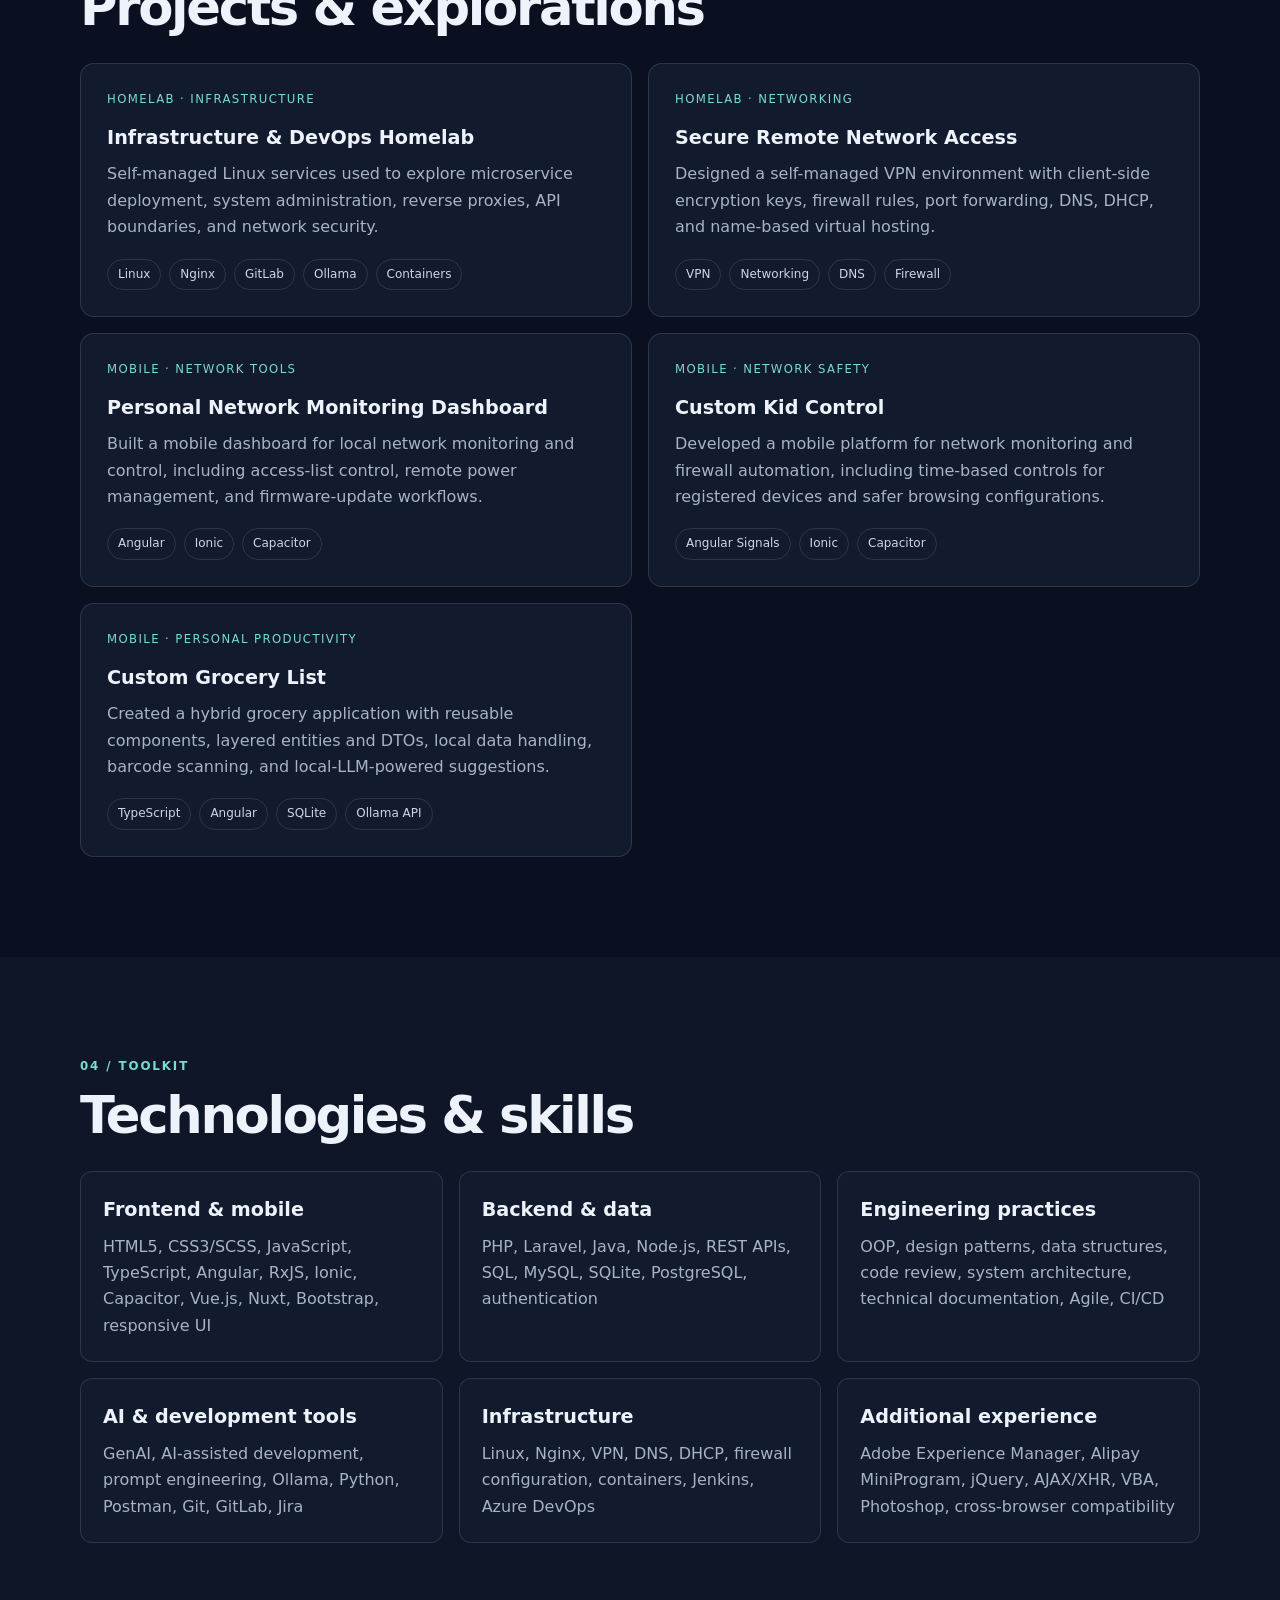
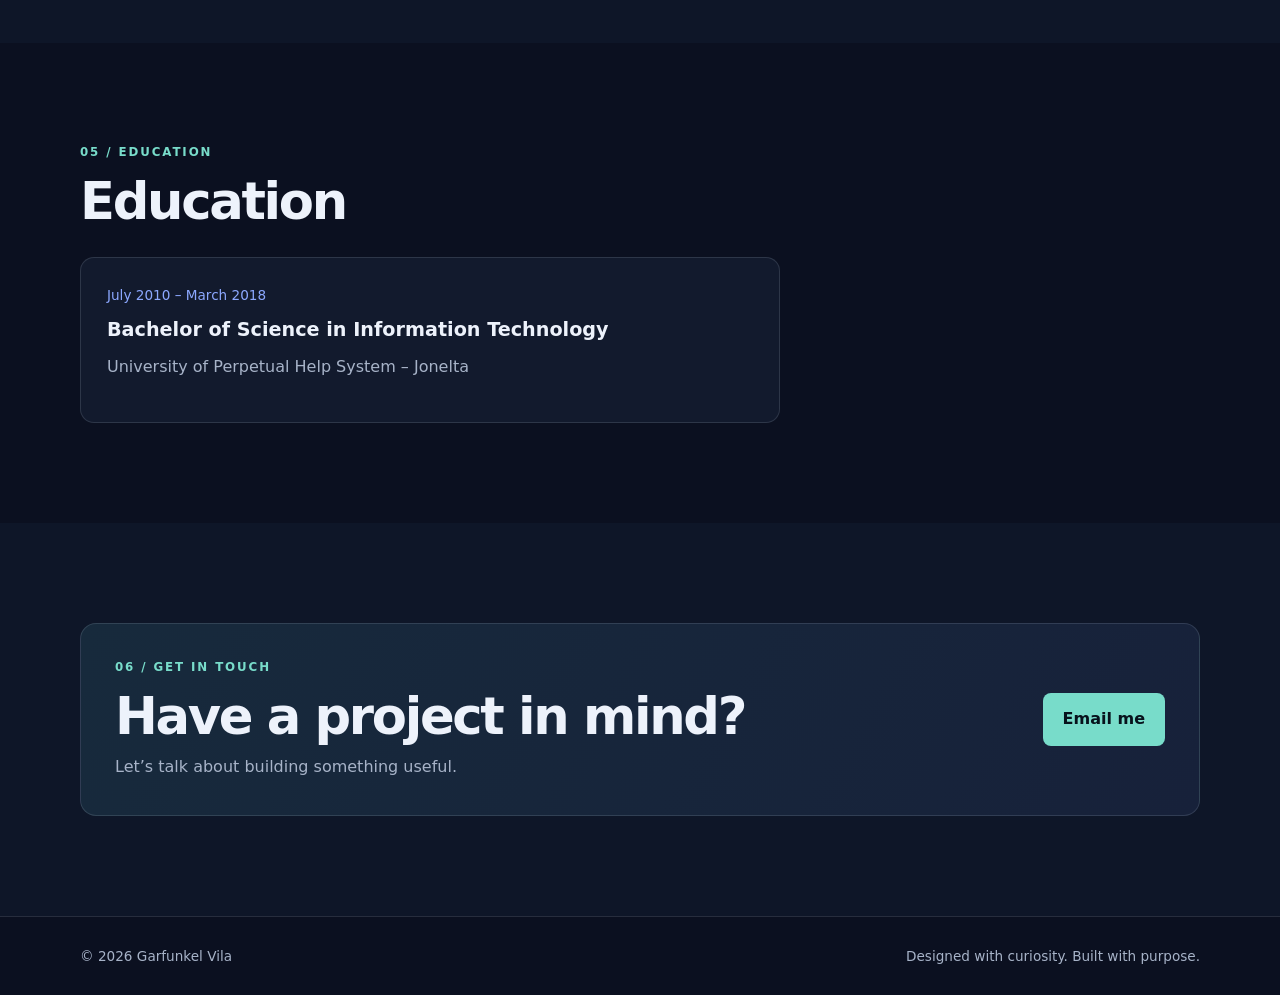
<file: garfunkel-vila-portfolio.html>
<!DOCTYPE html>
<html lang="en">
<head>
  <meta charset="UTF-8">
  <meta name="viewport" content="width=device-width, initial-scale=1.0">
  <meta name="description" content="Garfunkel Vila — Software Engineer building web, mobile, and practical AI-powered applications.">
  <title>Garfunkel Vila | Software Engineer</title>
  <style>
    :root {
      --bg: #0b1020;
      --surface: #121a2d;
      --surface-2: #18233a;
      --text: #edf2fb;
      --muted: #a7b3c8;
      --accent: #78dcca;
      --accent-2: #8ca8ff;
      --line: rgba(220,235,255,.13);
      --max: 1120px;
    }
    * { box-sizing: border-box; }
    html { scroll-behavior: smooth; }
    body {
      margin: 0; background: var(--bg); color: var(--text);
      font: 16px/1.65 system-ui, -apple-system, BlinkMacSystemFont, "Segoe UI", sans-serif;
    }
    a { color: inherit; }
    .container { width: min(var(--max), calc(100% - 44px)); margin: auto; }
    .site-header {
      position: absolute; z-index: 5; inset: 0 0 auto; padding: 24px 0;
      border-bottom: 1px solid rgba(255,255,255,.12);
    }
    .nav { display:flex; align-items:center; justify-content:space-between; gap:24px; }
    .brand { color:#fff; font-size:1.05rem; font-weight:800; letter-spacing:.04em; text-decoration:none; }
    .nav-links { display:flex; gap:24px; flex-wrap:wrap; }
    .nav-links a { color:#dce5f5; text-decoration:none; font-size:.9rem; }
    .nav-links a:hover, .text-link:hover { color:var(--accent); }
    .hero {
      min-height: 100vh; display:flex; align-items:center; position:relative; isolation:isolate;
      padding: 130px 0 70px; overflow:hidden;
      background:
        linear-gradient(115deg, rgba(7,12,26,.94), rgba(11,20,42,.78) 52%, rgba(14,30,52,.82)),
        url("https://images.unsplash.com/photo-1519608487953-e999c86e7455?auto=format&fit=crop&w=2200&q=85") center/cover fixed;
    }
    .hero::before, .hero::after { content:""; position:absolute; z-index:-1; border-radius:50%; filter:blur(2px); }
    .hero::before { width:520px; height:520px; right:-110px; top:12%; background:radial-gradient(circle,rgba(120,220,202,.18),transparent 68%); }
    .hero::after { width:440px; height:440px; left:-180px; bottom:-15%; background:radial-gradient(circle,rgba(140,168,255,.16),transparent 70%); }
    .eyebrow { color:var(--accent); text-transform:uppercase; letter-spacing:.18em; font-size:.76rem; font-weight:700; }
    h1 { font-size:clamp(3rem, 8vw, 6.5rem); line-height:.98; letter-spacing:-.065em; margin:18px 0 20px; max-width:850px; }
    .hero-quote { max-width:720px; font-size:clamp(1.2rem, 2.5vw, 1.75rem); color:#d6e0f0; margin:0 0 38px; }
    .hero-quote span { color:var(--accent); }
    .contact-grid { display:grid; grid-template-columns:repeat(4, minmax(0,1fr)); gap:12px; max-width:980px; }
    .contact-item { min-width:0; padding:16px; border:1px solid rgba(255,255,255,.17); background:rgba(12,20,38,.58); backdrop-filter:blur(12px); border-radius:12px; }
    .contact-label { display:block; color:var(--muted); font-size:.72rem; letter-spacing:.12em; text-transform:uppercase; margin-bottom:5px; }
    .contact-item a, .contact-item strong { display:block; overflow-wrap:anywhere; font-size:.92rem; text-decoration:none; }
    .contact-item a:hover { color:var(--accent); }
    .linkedin-note { color:var(--muted); font-size:.76rem; margin-top:4px; }
    .scroll-cue { display:inline-flex; align-items:center; gap:10px; margin-top:34px; color:#c4d0e3; text-decoration:none; font-size:.85rem; }
    .scroll-cue::before { content:""; width:34px; height:1px; background:var(--accent); }
    section { padding:100px 0; }
    .section-kicker { color:var(--accent); text-transform:uppercase; letter-spacing:.16em; font-size:.74rem; font-weight:700; }
    h2 { font-size:clamp(2rem,4vw,3.2rem); line-height:1.1; letter-spacing:-.045em; margin:10px 0 28px; }
    h3 { margin:0 0 8px; font-size:1.2rem; }
    p { color:var(--muted); margin:0 0 16px; }
    .intro { max-width:800px; font-size:1.12rem; }
    .about-layout { display:grid; grid-template-columns:1.2fr .8fr; gap:56px; align-items:start; }
    .stat-grid { display:grid; grid-template-columns:1fr 1fr; gap:12px; }
    .stat { padding:22px; border:1px solid var(--line); border-radius:12px; background:var(--surface); }
    .stat strong { display:block; color:var(--accent); font-size:1.65rem; }
    .stat span { color:var(--muted); font-size:.85rem; }
    .alt { background:#0e1628; }
    .timeline { border-left:1px solid var(--line); margin-left:8px; padding-left:28px; }
    .timeline-item { position:relative; padding:0 0 36px; }
    .timeline-item:last-child { padding-bottom:0; }
    .timeline-item::before { content:""; position:absolute; width:11px; height:11px; border-radius:50%; background:var(--accent); left:-34px; top:8px; box-shadow:0 0 0 5px rgba(120,220,202,.12); }
    .meta { color:var(--accent-2); font-size:.85rem; margin-bottom:8px; }
    .timeline-item ul { color:var(--muted); padding-left:20px; margin:12px 0 0; }
    .project-grid { display:grid; grid-template-columns:repeat(2,1fr); gap:16px; }
    .project-card { padding:26px; background:var(--surface); border:1px solid var(--line); border-radius:14px; transition:transform .2s,border-color .2s; }
    .project-card:hover { transform:translateY(-4px); border-color:rgba(120,220,202,.55); }
    .project-type { color:var(--accent); font-size:.73rem; text-transform:uppercase; letter-spacing:.12em; margin-bottom:12px; }
    .tags { display:flex; flex-wrap:wrap; gap:8px; margin-top:18px; }
    .tag { padding:5px 10px; border:1px solid var(--line); border-radius:99px; color:#cbd6e8; font-size:.75rem; }
    .skill-groups { display:grid; grid-template-columns:repeat(3,1fr); gap:16px; }
    .skill-group { padding:22px; border-radius:12px; background:var(--surface); border:1px solid var(--line); }
    .skill-group p { margin:0; }
    .education { padding:26px; background:var(--surface); border:1px solid var(--line); border-radius:14px; max-width:700px; }
    .contact-panel { display:flex; justify-content:space-between; align-items:center; gap:28px; padding:34px; background:linear-gradient(120deg,#172a3c,#17213a); border:1px solid var(--line); border-radius:16px; }
    .button { display:inline-block; flex-shrink:0; padding:13px 20px; color:#07121c; background:var(--accent); border-radius:8px; text-decoration:none; font-weight:800; }
    footer { padding:28px 0; border-top:1px solid var(--line); color:var(--muted); font-size:.85rem; }
    .footer-inner { display:flex; justify-content:space-between; gap:20px; flex-wrap:wrap; }
    @media (max-width:800px) {
      .contact-grid { grid-template-columns:repeat(2,1fr); }
      .about-layout { grid-template-columns:1fr; gap:28px; }
      .skill-groups { grid-template-columns:1fr 1fr; }
      .nav { align-items:flex-start; flex-direction:column; }
      .site-header { padding:18px 0; }
      .hero { background-attachment:scroll; }
    }
    @media (max-width:560px) {
      .container { width:min(100% - 32px,var(--max)); }
      .nav-links { gap:14px; }
      .nav-links a { font-size:.82rem; }
      .contact-grid, .project-grid, .skill-groups { grid-template-columns:1fr; }
      .hero { min-height:auto; padding:160px 0 70px; }
      section { padding:72px 0; }
      .contact-panel { align-items:flex-start; flex-direction:column; padding:25px; }
      .stat-grid { grid-template-columns:1fr 1fr; }
    }
    @media (prefers-reduced-motion:reduce) {
      html { scroll-behavior:auto; }
      *, *::before, *::after { transition:none !important; }
      .hero { background-attachment:scroll; }
    }
  </style>
</head>
<body>
  <header class="site-header">
    <div class="container nav">
      <a class="brand" href="#home">GARFUNKEL VILA</a>
      <nav class="nav-links" aria-label="Main navigation">
        <a href="#about">About</a><a href="#experience">Experience</a><a href="#projects">Projects</a><a href="#skills">Skills</a><a href="#contact">Contact</a>
      </nav>
    </div>
  </header>

  <main>
    <section class="hero" id="home">
      <div class="container">
        <div class="eyebrow">Software Engineer · Full-stack Web & Mobile</div>
        <h1>Garfunkel<br>Vila<span style="color:var(--accent)">.</span></h1>
        <p class="hero-quote">“Collecting technologies like hobbies, <span>connecting them like it’s a plan.</span>”</p>

        <!-- These four contact details are intentionally visible on the first screen. -->
        <div class="contact-grid" aria-label="Contact information">
          <div class="contact-item">
            <span class="contact-label">Email</span>
            <a href="mailto:garfunkel.vila@outlook.com">garfunkel.vila@outlook.com</a>
          </div>
          <div class="contact-item">
            <span class="contact-label">Contact</span>
            <a href="tel:+639063248944">+63 906 324 8944</a>
          </div>
          <div class="contact-item">
            <span class="contact-label">Address</span>
            <strong>San Mateo, Rizal, Philippines</strong>
          </div>
          <div class="contact-item">
            <span class="contact-label">LinkedIn</span>
            <!-- Replace the placeholder below with your public LinkedIn profile URL. -->
            <a href="#contact">Add LinkedIn profile URL</a>
            <span class="linkedin-note">Profile link to be added</span>
          </div>
        </div>
        <a class="scroll-cue" href="#about">Scroll to explore</a>
      </div>
    </section>

    <section id="about">
      <div class="container about-layout">
        <div>
          <div class="section-kicker">01 / About</div>
          <h2>Building useful things<br>with thoughtful engineering.</h2>
          <p class="intro">Versatile full-stack web developer with 5+ years of experience crafting responsive web and mobile applications. Experienced across HTML, CSS, JavaScript, Angular, Ionic, and Laravel, with a focus on REST API integration, cross-browser compatibility, maintainability, and AI-assisted development.</p>
          <p>Work has spanned gaming, fintech, banking, insurance, and public-service environments. I enjoy connecting front-end experiences, backend services, and the infrastructure that makes applications dependable.</p>
        </div>
        <div class="stat-grid">
          <div class="stat"><strong>5+ years</strong><span>Software development</span></div>
          <div class="stat"><strong>Web + Mobile</strong><span>Application development</span></div>
          <div class="stat"><strong>Full-stack</strong><span>Frontend, APIs, backend</span></div>
          <div class="stat"><strong>AI-assisted</strong><span>Development and local LLM exploration</span></div>
        </div>
      </div>
    </section>

    <section class="alt" id="experience">
      <div class="container">
        <div class="section-kicker">02 / Career</div>
        <h2>Experience</h2>
        <div class="timeline">
          <article class="timeline-item">
            <div class="meta">Sep 2023 – Dec 2025 · 28 months</div>
            <h3>Technology Architect Associate / Advanced App Engineering Analyst</h3>
            <p><strong>Accenture, Inc. (Philippines)</strong></p>
            <p>Delivered enterprise banking and insurance applications, focusing on maintainability, code quality, security compliance, system stability, and process improvement.</p>
            <ul>
              <li>Designed secure, scalable banking solutions aligned with compliance and performance standards.</li>
              <li>Promoted OOP principles and design patterns while mentoring and guiding cross-functional teammates.</li>
              <li>Used CI/CD pipelines and automated tests to improve delivery and consistency.</li>
            </ul>
          </article>
          <article class="timeline-item">
            <div class="meta">Feb 2022 – Feb 2023 · 13 months</div>
            <h3>Analyst Programmer / Support Developer / Frontend Developer</h3>
            <p><strong>Collabera Philippines</strong></p>
            <p>Contributed to fintech, middleware, and mobile banking initiatives.</p>
            <ul>
              <li>Designed and optimized middleware components in Java, PHP, and Node.js.</li>
              <li>Built digital-wallet interfaces and integrated REST APIs with PHP/Laravel.</li>
              <li>Maintained a hybrid Android banking app and improved stability across devices.</li>
            </ul>
          </article>
          <article class="timeline-item">
            <div class="meta">Dec 2018 – Aug 2020 · 21 months</div>
            <h3>Web Developer</h3>
            <p><strong>Cloversoft</strong></p>
            <p>Maintained and enhanced the company’s online presence, developed proof-of-concept prototypes, and worked across front-end design and backend integration.</p>
            <ul>
              <li>Built responsive interfaces from design mockups.</li>
              <li>Integrated REST APIs and Laravel backend services.</li>
              <li>Worked on cross-browser fixes, architecture discussions, and code reviews.</li>
            </ul>
          </article>
          <article class="timeline-item">
            <div class="meta">Nov 2020 – May 2021 · Freelance</div>
            <h3>Internal Enterprise Tool · eSixty Corporation</h3>
            <p>Developed Vue.js and Nuxt interfaces, integrated authentication and business-logic APIs, and applied responsive design and software design patterns.</p>
          </article>
          <article class="timeline-item">
            <div class="meta">Aug 2021 – Oct 2021 · Freelance</div>
            <h3>Local E-commerce Website · Think Sumo Creative Media Inc.</h3>
            <p>Enhanced a Laravel and MySQL application, worked on MVC architecture and API development, and improved responsive UI behavior.</p>
          </article>
        </div>
      </div>
    </section>

    <section id="projects">
      <div class="container">
        <div class="section-kicker">03 / Selected work</div>
        <h2>Projects & explorations</h2>
        <div class="project-grid">
          <article class="project-card">
            <div class="project-type">Homelab · Infrastructure</div>
            <h3>Infrastructure & DevOps Homelab</h3>
            <p>Self-managed Linux services used to explore microservice deployment, system administration, reverse proxies, API boundaries, and network security.</p>
            <div class="tags"><span class="tag">Linux</span><span class="tag">Nginx</span><span class="tag">GitLab</span><span class="tag">Ollama</span><span class="tag">Containers</span></div>
          </article>
          <article class="project-card">
            <div class="project-type">Homelab · Networking</div>
            <h3>Secure Remote Network Access</h3>
            <p>Designed a self-managed VPN environment with client-side encryption keys, firewall rules, port forwarding, DNS, DHCP, and name-based virtual hosting.</p>
            <div class="tags"><span class="tag">VPN</span><span class="tag">Networking</span><span class="tag">DNS</span><span class="tag">Firewall</span></div>
          </article>
          <article class="project-card">
            <div class="project-type">Mobile · Network tools</div>
            <h3>Personal Network Monitoring Dashboard</h3>
            <p>Built a mobile dashboard for local network monitoring and control, including access-list control, remote power management, and firmware-update workflows.</p>
            <div class="tags"><span class="tag">Angular</span><span class="tag">Ionic</span><span class="tag">Capacitor</span></div>
          </article>
          <article class="project-card">
            <div class="project-type">Mobile · Network safety</div>
            <h3>Custom Kid Control</h3>
            <p>Developed a mobile platform for network monitoring and firewall automation, including time-based controls for registered devices and safer browsing configurations.</p>
            <div class="tags"><span class="tag">Angular Signals</span><span class="tag">Ionic</span><span class="tag">Capacitor</span></div>
          </article>
          <article class="project-card">
            <div class="project-type">Mobile · Personal productivity</div>
            <h3>Custom Grocery List</h3>
            <p>Created a hybrid grocery application with reusable components, layered entities and DTOs, local data handling, barcode scanning, and local-LLM-powered suggestions.</p>
            <div class="tags"><span class="tag">TypeScript</span><span class="tag">Angular</span><span class="tag">SQLite</span><span class="tag">Ollama API</span></div>
          </article>
        </div>
      </div>
    </section>

    <section class="alt" id="skills">
      <div class="container">
        <div class="section-kicker">04 / Toolkit</div>
        <h2>Technologies & skills</h2>
        <div class="skill-groups">
          <div class="skill-group"><h3>Frontend & mobile</h3><p>HTML5, CSS3/SCSS, JavaScript, TypeScript, Angular, RxJS, Ionic, Capacitor, Vue.js, Nuxt, Bootstrap, responsive UI</p></div>
          <div class="skill-group"><h3>Backend & data</h3><p>PHP, Laravel, Java, Node.js, REST APIs, SQL, MySQL, SQLite, PostgreSQL, authentication</p></div>
          <div class="skill-group"><h3>Engineering practices</h3><p>OOP, design patterns, data structures, code review, system architecture, technical documentation, Agile, CI/CD</p></div>
          <div class="skill-group"><h3>AI & development tools</h3><p>GenAI, AI-assisted development, prompt engineering, Ollama, Python, Postman, Git, GitLab, Jira</p></div>
          <div class="skill-group"><h3>Infrastructure</h3><p>Linux, Nginx, VPN, DNS, DHCP, firewall configuration, containers, Jenkins, Azure DevOps</p></div>
          <div class="skill-group"><h3>Additional experience</h3><p>Adobe Experience Manager, Alipay MiniProgram, jQuery, AJAX/XHR, VBA, Photoshop, cross-browser compatibility</p></div>
        </div>
      </div>
    </section>

    <section id="education">
      <div class="container">
        <div class="section-kicker">05 / Education</div>
        <h2>Education</h2>
        <div class="education">
          <div class="meta">July 2010 – March 2018</div>
          <h3>Bachelor of Science in Information Technology</h3>
          <p>University of Perpetual Help System – Jonelta</p>
        </div>
      </div>
    </section>

    <section class="alt" id="contact">
      <div class="container">
        <div class="contact-panel">
          <div>
            <div class="section-kicker">06 / Get in touch</div>
            <h2 style="margin-bottom:10px">Have a project in mind?</h2>
            <p style="margin:0">Let’s talk about building something useful.</p>
          </div>
          <a class="button" href="mailto:garfunkel.vila@outlook.com">Email me</a>
        </div>
      </div>
    </section>
  </main>

  <footer>
    <div class="container footer-inner">
      <span>© <span id="year">2026</span> Garfunkel Vila</span>
      <span>Designed with curiosity. Built with purpose.</span>
    </div>
  </footer>
  <script>
    document.getElementById("year").textContent = new Date().getFullYear();
  </script>
</body>
</html>
</file>
